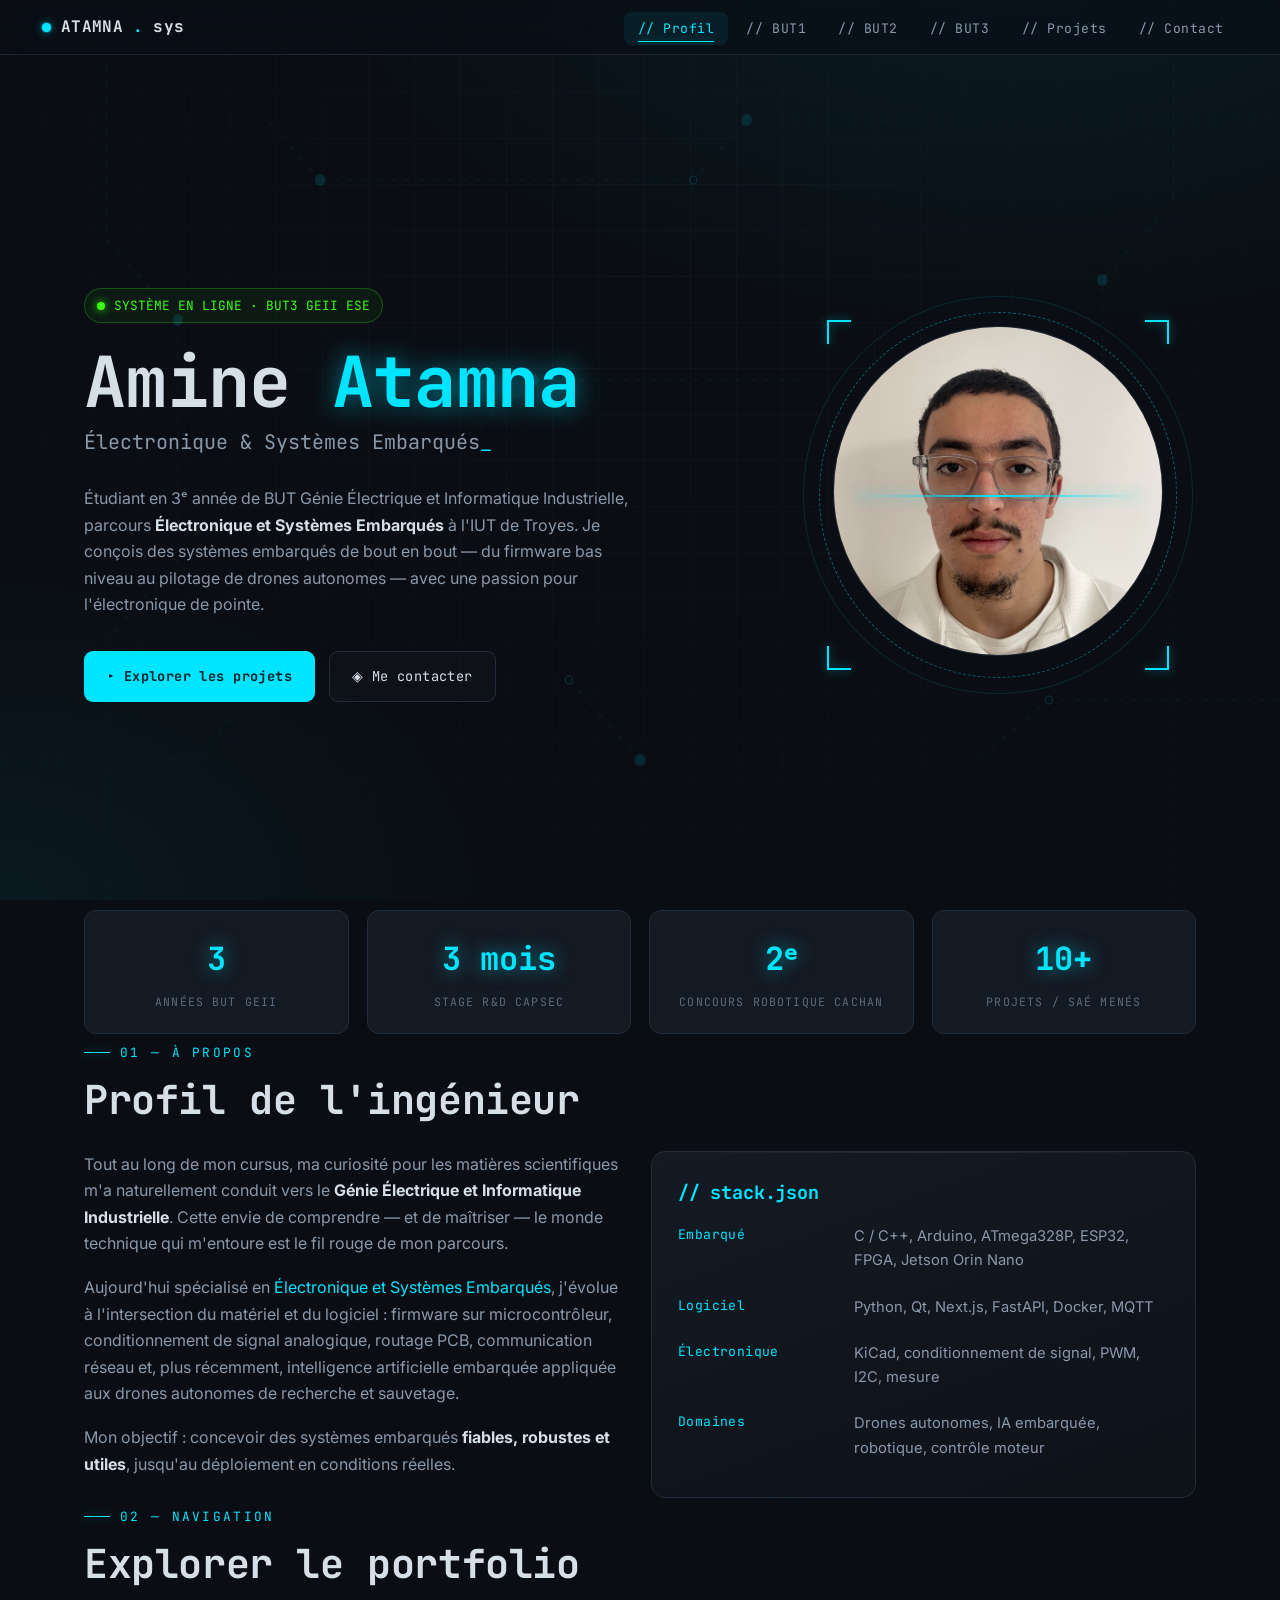
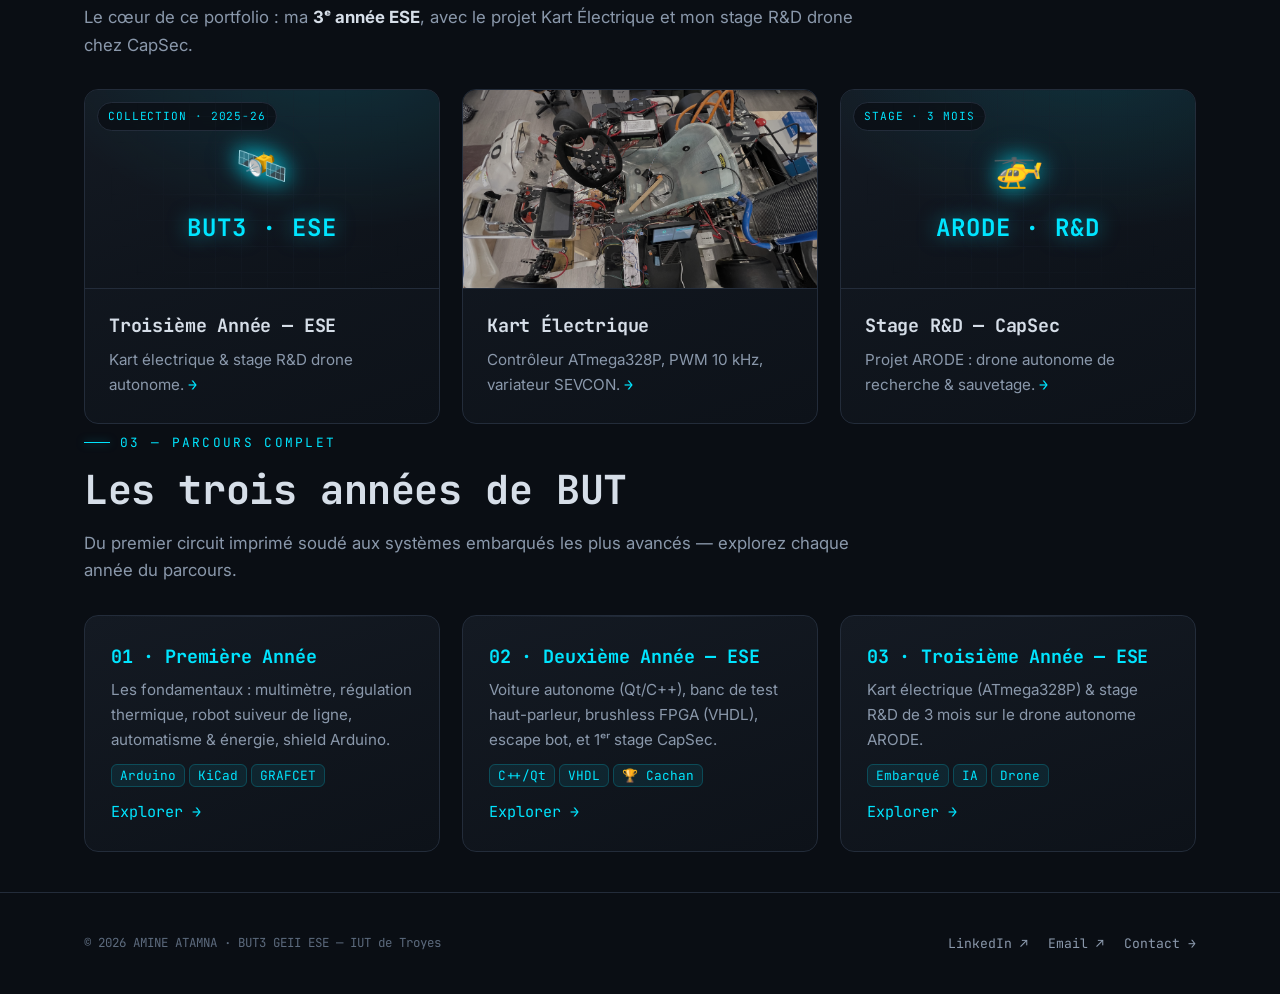
<file: index.html>
<!doctype html>
<html lang="fr">
<head>
  <meta charset="utf-8">
  <meta name="viewport" content="width=device-width, initial-scale=1">
  <title>AMINE ATAMNA · Portfolio — GEII / Électronique & Systèmes Embarqués</title>
  <meta name="description" content="Portfolio d'Amine Atamna, étudiant en BUT3 GEII parcours Électronique et Systèmes Embarqués. Drones autonomes, systèmes embarqués, conception PCB.">
  <link rel="preconnect" href="https://fonts.googleapis.com">
  <link rel="preconnect" href="https://fonts.gstatic.com" crossorigin>
  <link href="https://fonts.googleapis.com/css2?family=Inter:wght@400;500;600;700&family=JetBrains+Mono:wght@400;500;700&display=swap" rel="stylesheet">
  <link rel="stylesheet" href="assets/css/style.css">
</head>
<body>
  <div class="scroll-prog"></div>
  <div class="pcb-bg"></div>
  <svg class="pcb-svg" preserveAspectRatio="none" viewBox="0 0 1440 900" aria-hidden="true">
    <path class="pcb-trace" d="M0 120 H300 L360 180 H780 L840 120 H1440"/>
    <path class="pcb-trace" d="M0 760 H220 L300 680 H640 L720 760 H1100 L1180 700 H1440"/>
    <path class="pcb-trace" d="M120 0 V240 L200 320 V560 L120 640 V900"/>
    <path class="pcb-trace" d="M1320 0 V200 L1240 280 V520 L1320 600 V900"/>
    <path class="pcb-trace" d="M0 440 H520 L600 380 H900"/>
    <circle class="pcb-pad" cx="360" cy="180" r="6"/>
    <circle class="pcb-pad" cx="840" cy="120" r="6"/>
    <circle class="pcb-pad" cx="300" cy="680" r="6"/>
    <circle class="pcb-pad" cx="720" cy="760" r="6"/>
    <circle class="pcb-pad" cx="200" cy="320" r="6"/>
    <circle class="pcb-pad" cx="1240" cy="280" r="6"/>
    <circle class="pcb-pad" cx="600" cy="380" r="6"/>
    <circle class="pcb-via" cx="780" cy="180" r="4"/>
    <circle class="pcb-via" cx="640" cy="680" r="4"/>
    <circle class="pcb-via" cx="1180" cy="700" r="4"/>
  </svg>

  <!-- NAV -->
  <nav class="nav">
    <a href="index.html" class="brand"><span class="dot"></span>ATAMNA<b>.</b>sys</a>
    <button class="nav-toggle" aria-label="Menu">≡</button>
    <ul class="nav-links">
      <li><a href="index.html" class="active">// Profil</a></li>
      <li><a href="but1.html">// BUT1</a></li>
      <li><a href="but2.html">// BUT2</a></li>
      <li><a href="but3-ese.html">// BUT3</a></li>
      <li><a href="projets.html">// Projets</a></li>
      <li><a href="contact.html">// Contact</a></li>
    </ul>
  </nav>

  <!-- HERO -->
  <header class="hero wrap">
    <div class="hero-grid">
      <div>
        <div class="hero-status reveal"><span class="pulse-dot"></span>SYSTÈME EN LIGNE · BUT3 GEII ESE</div>
        <h1 class="reveal d1">Amine <span class="accent">Atamna</span></h1>
        <p class="role reveal d1"><span data-typewriter='["Électronique & Systèmes Embarqués","Développement logiciel embarqué","Drones autonomes & IA","Conception & routage PCB"]'>Électronique & Systèmes Embarqués</span></p>
        <p class="intro reveal d2">Étudiant en 3ᵉ année de BUT Génie Électrique et Informatique Industrielle, parcours <strong style="color:var(--txt)">Électronique et Systèmes Embarqués</strong> à l'IUT de Troyes. Je conçois des systèmes embarqués de bout en bout — du firmware bas niveau au pilotage de drones autonomes — avec une passion pour l'électronique de pointe.</p>
        <div class="hero-cta reveal d3">
          <a href="projets.html" class="btn btn-primary">▸ Explorer les projets</a>
          <a href="contact.html" class="btn btn-ghost">◈ Me contacter</a>
        </div>
      </div>
      <div class="hud-portrait reveal d2">
        <span class="ring"></span><span class="ring two"></span>
        <span class="corner tl"></span><span class="corner tr"></span>
        <span class="corner bl"></span><span class="corner br"></span>
        <span class="scan"></span>
        <img src="medias/profil.png" alt="Portrait d'Amine Atamna">
      </div>
    </div>
  </header>

  <!-- TELEMETRY -->
  <section class="wrap" style="padding-top:10px">
    <div class="telemetry">
      <div class="stat reveal"><div class="num"><span data-count="3" data-suffix="">0</span></div><div class="label">Années BUT GEII</div></div>
      <div class="stat reveal d1"><div class="num"><span data-count="3" data-suffix=" mois">0</span></div><div class="label">Stage R&D CapSec</div></div>
      <div class="stat reveal d2"><div class="num"><span data-count="2" data-suffix="ᵉ">0</span></div><div class="label">Concours robotique Cachan</div></div>
      <div class="stat reveal d3"><div class="num"><span data-count="10" data-suffix="+">0</span></div><div class="label">Projets / SAÉ menés</div></div>
    </div>
  </section>

  <!-- ABOUT -->
  <section class="wrap">
    <div class="section-tag reveal">01 — À propos</div>
    <h2 class="section-title reveal">Profil de l'ingénieur</h2>
    <div class="grid grid-2" style="margin-top:28px; align-items:start">
      <div class="prose reveal">
        <p>Tout au long de mon cursus, ma curiosité pour les matières scientifiques m'a naturellement conduit vers le <strong>Génie Électrique et Informatique Industrielle</strong>. Cette envie de comprendre — et de maîtriser — le monde technique qui m'entoure est le fil rouge de mon parcours.</p>
        <p>Aujourd'hui spécialisé en <span class="em">Électronique et Systèmes Embarqués</span>, j'évolue à l'intersection du matériel et du logiciel : firmware sur microcontrôleur, conditionnement de signal analogique, routage PCB, communication réseau et, plus récemment, intelligence artificielle embarquée appliquée aux drones autonomes de recherche et sauvetage.</p>
        <p>Mon objectif : concevoir des systèmes embarqués <strong>fiables, robustes et utiles</strong>, jusqu'au déploiement en conditions réelles.</p>
      </div>
      <div class="card reveal d1">
        <span class="hud-corner tl"></span><span class="hud-corner br"></span>
        <h3 style="color:var(--accent)">// stack.json</h3>
        <ul class="spec-list" style="border:0; background:transparent; gap:0">
          <li style="grid-template-columns:160px 1fr; padding:11px 0; background:transparent"><span class="k">Embarqué</span><span class="v">C / C++, Arduino, ATmega328P, ESP32, FPGA, Jetson Orin Nano</span></li>
          <li style="grid-template-columns:160px 1fr; padding:11px 0; background:transparent"><span class="k">Logiciel</span><span class="v">Python, Qt, Next.js, FastAPI, Docker, MQTT</span></li>
          <li style="grid-template-columns:160px 1fr; padding:11px 0; background:transparent"><span class="k">Électronique</span><span class="v">KiCad, conditionnement de signal, PWM, I2C, mesure</span></li>
          <li style="grid-template-columns:160px 1fr; padding:11px 0; background:transparent"><span class="k">Domaines</span><span class="v">Drones autonomes, IA embarquée, robotique, contrôle moteur</span></li>
        </ul>
      </div>
    </div>
  </section>

  <!-- COLLECTIONS / NAV CARDS -->
  <section class="wrap">
    <div class="section-tag reveal">02 — Navigation</div>
    <h2 class="section-title reveal">Explorer le portfolio</h2>
    <p class="lead reveal">Le cœur de ce portfolio : ma <strong style="color:var(--txt)">3ᵉ année ESE</strong>, avec le projet Kart Électrique et mon stage R&D drone chez CapSec.</p>
    <div class="grid grid-3" style="margin-top:30px">
      <a href="but3-ese.html" class="card proj-card reveal">
        <div class="proj-thumb diagram"><span class="proj-badge">COLLECTION · 2025-26</span>
          <span class="glyph"><span class="ico">🛰️</span>BUT3 · ESE</span>
        </div>
        <div class="proj-body"><h3>Troisième Année — ESE</h3><p>Kart électrique &amp; stage R&D drone autonome. <span class="arrow">→</span></p></div>
      </a>
      <a href="projet-kart.html" class="card proj-card reveal d1">
        <div class="proj-thumb"><div class="scanline"></div><span class="proj-badge">SAÉ · S6</span>
          <img src="medias/IMG_4202 (1).jpeg" alt="Kart électrique">
        </div>
        <div class="proj-body"><h3>Kart Électrique</h3><p>Contrôleur ATmega328P, PWM 10 kHz, variateur SEVCON. <span class="arrow">→</span></p></div>
      </a>
      <a href="projet-stage.html" class="card proj-card reveal d2">
        <div class="proj-thumb diagram"><span class="proj-badge">STAGE · 3 MOIS</span>
          <span class="glyph"><span class="ico">🚁</span>ARODE · R&D</span>
        </div>
        <div class="proj-body"><h3>Stage R&D — CapSec</h3><p>Projet ARODE : drone autonome de recherche &amp; sauvetage. <span class="arrow">→</span></p></div>
      </a>
    </div>
  </section>

  <!-- PARCOURS PAR ANNÉE -->
  <section class="wrap" style="padding-top:0">
    <div class="section-tag reveal">03 — Parcours complet</div>
    <h2 class="section-title reveal">Les trois années de BUT</h2>
    <p class="lead reveal">Du premier circuit imprimé soudé aux systèmes embarqués les plus avancés — explorez chaque année du parcours.</p>
    <div class="grid grid-3" style="margin-top:30px">
      <a href="but1.html" class="card reveal" style="text-decoration:none; color:inherit"><span class="hud-corner tl"></span><span class="hud-corner br"></span>
        <h3 style="color:var(--accent)">01 · Première Année</h3>
        <p style="margin-bottom:10px">Les fondamentaux : multimètre, régulation thermique, robot suiveur de ligne, automatisme &amp; énergie, shield Arduino.</p>
        <p><span class="chip">Arduino</span> <span class="chip">KiCad</span> <span class="chip">GRAFCET</span></p>
        <p style="margin-top:12px; font-family:var(--mono); color:var(--accent)">Explorer →</p></a>
      <a href="but2.html" class="card reveal d1" style="text-decoration:none; color:inherit"><span class="hud-corner tl"></span><span class="hud-corner br"></span>
        <h3 style="color:var(--accent)">02 · Deuxième Année — ESE</h3>
        <p style="margin-bottom:10px">Voiture autonome (Qt/C++), banc de test haut-parleur, brushless FPGA (VHDL), escape bot, et 1ᵉʳ stage CapSec.</p>
        <p><span class="chip">C++/Qt</span> <span class="chip">VHDL</span> <span class="chip">🏆 Cachan</span></p>
        <p style="margin-top:12px; font-family:var(--mono); color:var(--accent)">Explorer →</p></a>
      <a href="but3-ese.html" class="card reveal d2" style="text-decoration:none; color:inherit"><span class="hud-corner tl"></span><span class="hud-corner br"></span>
        <h3 style="color:var(--accent)">03 · Troisième Année — ESE</h3>
        <p style="margin-bottom:10px">Kart électrique (ATmega328P) &amp; stage R&D de 3 mois sur le drone autonome ARODE.</p>
        <p><span class="chip">Embarqué</span> <span class="chip">IA</span> <span class="chip">Drone</span></p>
        <p style="margin-top:12px; font-family:var(--mono); color:var(--accent)">Explorer →</p></a>
    </div>
  </section>

  <footer class="footer">
    <div class="wrap">
      <div class="meta">© 2026 AMINE ATAMNA · BUT3 GEII ESE — IUT de Troyes</div>
      <div style="display:flex; gap:20px">
        <a href="https://www.linkedin.com/in/amineatamna/" target="_blank" rel="noopener">LinkedIn ↗</a>
        <a href="mailto:amine.atamna@etudiant.univ-reims.fr">Email ↗</a>
        <a href="contact.html">Contact →</a>
      </div>
    </div>
  </footer>
  <script src="assets/js/app.js"></script>
</body>
</html>
</file>
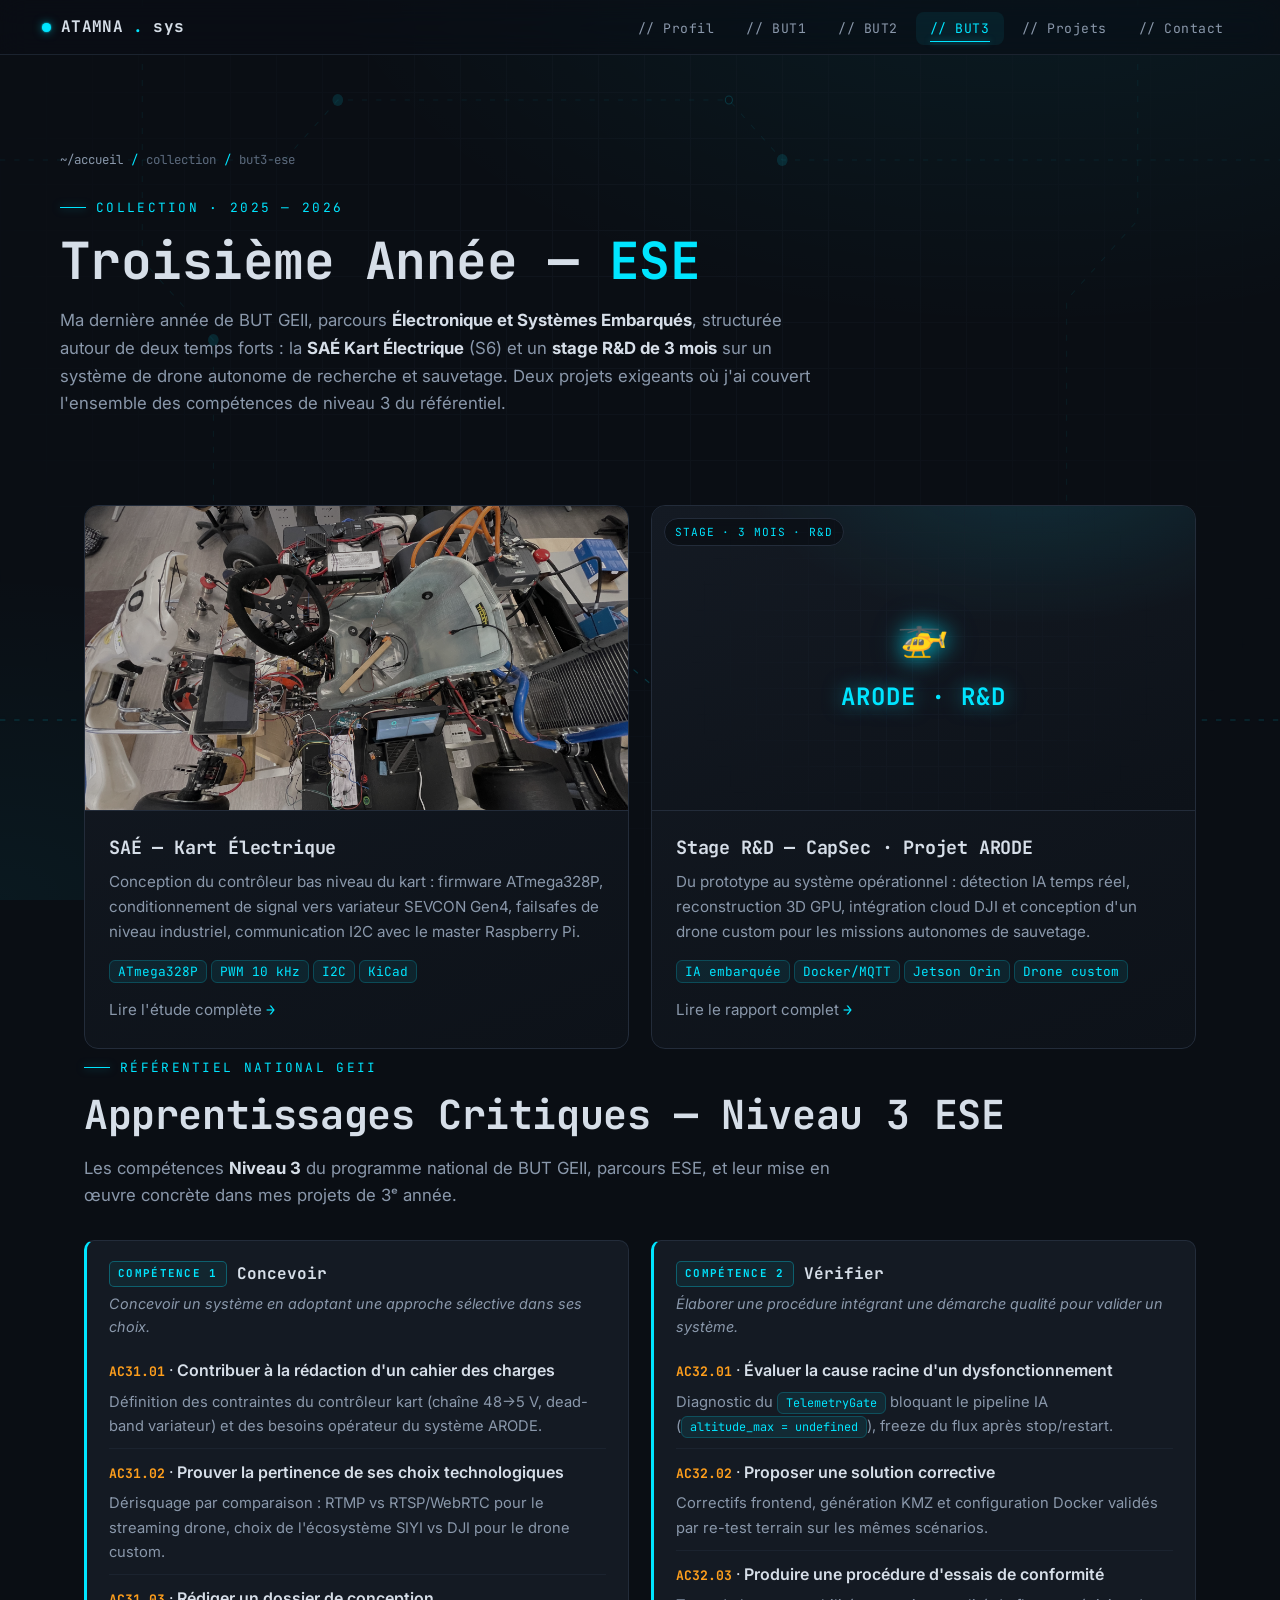
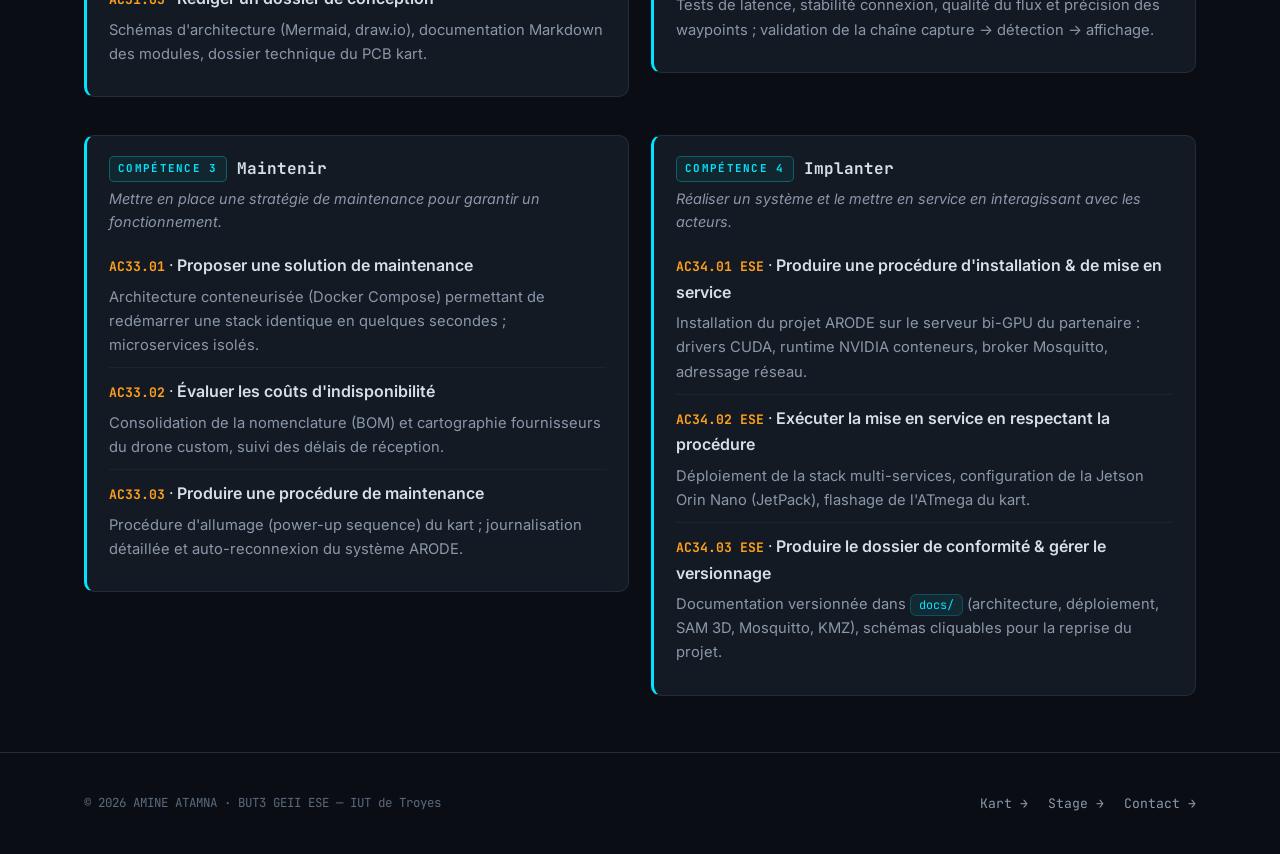
<file: but3-ese.html>
<!doctype html>
<html lang="fr">
<head>
  <meta charset="utf-8">
  <meta name="viewport" content="width=device-width, initial-scale=1">
  <title>Troisième Année — ESE · Amine Atamna</title>
  <meta name="description" content="Collection BUT3 GEII parcours Électronique et Systèmes Embarqués : projet Kart électrique et stage R&D drone autonome CapSec, articulés autour des apprentissages critiques de niveau 3.">
  <link rel="preconnect" href="https://fonts.googleapis.com">
  <link rel="preconnect" href="https://fonts.gstatic.com" crossorigin>
  <link href="https://fonts.googleapis.com/css2?family=Inter:wght@400;500;600;700&family=JetBrains+Mono:wght@400;500;700&display=swap" rel="stylesheet">
  <link rel="stylesheet" href="assets/css/style.css">
</head>
<body>
  <div class="scroll-prog"></div>
  <div class="pcb-bg"></div>
  <svg class="pcb-svg" preserveAspectRatio="none" viewBox="0 0 1440 900" aria-hidden="true">
    <path class="pcb-trace" d="M0 160 H320 L380 100 H820 L880 160 H1440"/>
    <path class="pcb-trace" d="M0 720 H260 L340 660 H700 L780 720 H1440"/>
    <path class="pcb-trace" d="M160 0 V260 L240 340 V600"/>
    <path class="pcb-trace" d="M1280 0 V220 L1200 300 V560"/>
    <circle class="pcb-pad" cx="380" cy="100" r="6"/><circle class="pcb-pad" cx="880" cy="160" r="6"/>
    <circle class="pcb-pad" cx="340" cy="660" r="6"/><circle class="pcb-pad" cx="240" cy="340" r="6"/>
    <circle class="pcb-via" cx="820" cy="100" r="4"/><circle class="pcb-via" cx="700" cy="660" r="4"/>
  </svg>

  <nav class="nav">
    <a href="index.html" class="brand"><span class="dot"></span>ATAMNA<b>.</b>sys</a>
    <button class="nav-toggle" aria-label="Menu">≡</button>
    <ul class="nav-links">
      <li><a href="index.html">// Profil</a></li>
      <li><a href="but1.html">// BUT1</a></li>
      <li><a href="but2.html">// BUT2</a></li>
      <li><a href="but3-ese.html" class="active">// BUT3</a></li>
      <li><a href="projets.html">// Projets</a></li>
      <li><a href="contact.html">// Contact</a></li>
    </ul>
  </nav>

  <header class="page-head wrap">
    <div class="breadcrumb reveal"><a href="index.html">~/accueil</a><span class="sep">/</span>collection<span class="sep">/</span>but3-ese</div>
    <div class="section-tag reveal">Collection · 2025 — 2026</div>
    <h1 class="reveal d1">Troisième Année — <span class="accent">ESE</span></h1>
    <p class="lead reveal d2">Ma dernière année de BUT GEII, parcours <strong style="color:var(--txt)">Électronique et Systèmes Embarqués</strong>, structurée autour de deux temps forts : la <strong style="color:var(--txt)">SAÉ Kart Électrique</strong> (S6) et un <strong style="color:var(--txt)">stage R&D de 3 mois</strong> sur un système de drone autonome de recherche et sauvetage. Deux projets exigeants où j'ai couvert l'ensemble des compétences de <span class="em">niveau 3</span> du référentiel.</p>
  </header>

  <!-- Projects -->
  <section class="wrap" style="padding-top:20px">
    <div class="grid grid-2">
      <a href="projet-kart.html" class="card proj-card reveal">
        <div class="proj-thumb"><div class="scanline"></div>
          <span class="proj-badge">SAÉ · S6 · CONCEVOIR</span>
          <img src="medias/IMG_4202 (1).jpeg" alt="Kart électrique">
        </div>
        <div class="proj-body">
          <h3>SAÉ — Kart Électrique</h3>
          <p style="margin-bottom:14px">Conception du contrôleur bas niveau du kart : firmware ATmega328P, conditionnement de signal vers variateur SEVCON Gen4, failsafes de niveau industriel, communication I2C avec le master Raspberry Pi.</p>
          <p><span class="chip">ATmega328P</span> <span class="chip">PWM 10 kHz</span> <span class="chip">I2C</span> <span class="chip">KiCad</span></p>
          <p style="margin-top:14px">Lire l'étude complète <span class="arrow">→</span></p>
        </div>
      </a>
      <a href="projet-stage.html" class="card proj-card reveal d1">
        <div class="proj-thumb diagram">
          <span class="proj-badge">STAGE · 3 MOIS · R&D</span>
          <span class="glyph"><span class="ico">🚁</span>ARODE · R&D</span>
        </div>
        <div class="proj-body">
          <h3>Stage R&D — CapSec · Projet ARODE</h3>
          <p style="margin-bottom:14px">Du prototype au système opérationnel : détection IA temps réel, reconstruction 3D GPU, intégration cloud DJI et conception d'un drone custom pour les missions autonomes de sauvetage.</p>
          <p><span class="chip">IA embarquée</span> <span class="chip">Docker/MQTT</span> <span class="chip">Jetson Orin</span> <span class="chip">Drone custom</span></p>
          <p style="margin-top:14px">Lire le rapport complet <span class="arrow">→</span></p>
        </div>
      </a>
    </div>
  </section>

  <!-- AC Referential -->
  <section class="wrap">
    <div class="section-tag reveal">Référentiel national GEII</div>
    <h2 class="section-title reveal">Apprentissages Critiques — Niveau 3 ESE</h2>
    <p class="lead reveal">Les compétences <strong style="color:var(--txt)">Niveau 3</strong> du programme national de BUT GEII, parcours ESE, et leur mise en œuvre concrète dans mes projets de 3ᵉ année.</p>

    <div class="grid grid-2" style="margin-top:30px; align-items:start">
      <div class="ac-block reveal">
        <h4><span class="comp">Compétence 1</span> Concevoir</h4>
        <p style="color:var(--txt-dim); font-size:.9rem; margin:0 0 8px"><em>Concevoir un système en adoptant une approche sélective dans ses choix.</em></p>
        <div class="ac-item"><span class="code">AC31.01</span> · <span class="title">Contribuer à la rédaction d'un cahier des charges</span>
          <p>Définition des contraintes du contrôleur kart (chaîne 48→5 V, dead-band variateur) et des besoins opérateur du système ARODE.</p></div>
        <div class="ac-item"><span class="code">AC31.02</span> · <span class="title">Prouver la pertinence de ses choix technologiques</span>
          <p>Dérisquage par comparaison : RTMP vs RTSP/WebRTC pour le streaming drone, choix de l'écosystème SIYI vs DJI pour le drone custom.</p></div>
        <div class="ac-item"><span class="code">AC31.03</span> · <span class="title">Rédiger un dossier de conception</span>
          <p>Schémas d'architecture (Mermaid, draw.io), documentation Markdown des modules, dossier technique du PCB kart.</p></div>
      </div>

      <div class="ac-block reveal d1">
        <h4><span class="comp">Compétence 2</span> Vérifier</h4>
        <p style="color:var(--txt-dim); font-size:.9rem; margin:0 0 8px"><em>Élaborer une procédure intégrant une démarche qualité pour valider un système.</em></p>
        <div class="ac-item"><span class="code">AC32.01</span> · <span class="title">Évaluer la cause racine d'un dysfonctionnement</span>
          <p>Diagnostic du <code class="chip" style="font-size:.74rem">TelemetryGate</code> bloquant le pipeline IA (<code class="chip" style="font-size:.74rem">altitude_max = undefined</code>), freeze du flux après stop/restart.</p></div>
        <div class="ac-item"><span class="code">AC32.02</span> · <span class="title">Proposer une solution corrective</span>
          <p>Correctifs frontend, génération KMZ et configuration Docker validés par re-test terrain sur les mêmes scénarios.</p></div>
        <div class="ac-item"><span class="code">AC32.03</span> · <span class="title">Produire une procédure d'essais de conformité</span>
          <p>Tests de latence, stabilité connexion, qualité du flux et précision des waypoints ; validation de la chaîne capture → détection → affichage.</p></div>
      </div>

      <div class="ac-block reveal">
        <h4><span class="comp">Compétence 3</span> Maintenir</h4>
        <p style="color:var(--txt-dim); font-size:.9rem; margin:0 0 8px"><em>Mettre en place une stratégie de maintenance pour garantir un fonctionnement.</em></p>
        <div class="ac-item"><span class="code">AC33.01</span> · <span class="title">Proposer une solution de maintenance</span>
          <p>Architecture conteneurisée (Docker Compose) permettant de redémarrer une stack identique en quelques secondes ; microservices isolés.</p></div>
        <div class="ac-item"><span class="code">AC33.02</span> · <span class="title">Évaluer les coûts d'indisponibilité</span>
          <p>Consolidation de la nomenclature (BOM) et cartographie fournisseurs du drone custom, suivi des délais de réception.</p></div>
        <div class="ac-item"><span class="code">AC33.03</span> · <span class="title">Produire une procédure de maintenance</span>
          <p>Procédure d'allumage (power-up sequence) du kart ; journalisation détaillée et auto-reconnexion du système ARODE.</p></div>
      </div>

      <div class="ac-block reveal d1">
        <h4><span class="comp">Compétence 4</span> Implanter</h4>
        <p style="color:var(--txt-dim); font-size:.9rem; margin:0 0 8px"><em>Réaliser un système et le mettre en service en interagissant avec les acteurs.</em></p>
        <div class="ac-item"><span class="code">AC34.01 ESE</span> · <span class="title">Produire une procédure d'installation &amp; de mise en service</span>
          <p>Installation du projet ARODE sur le serveur bi-GPU du partenaire : drivers CUDA, runtime NVIDIA conteneurs, broker Mosquitto, adressage réseau.</p></div>
        <div class="ac-item"><span class="code">AC34.02 ESE</span> · <span class="title">Exécuter la mise en service en respectant la procédure</span>
          <p>Déploiement de la stack multi-services, configuration de la Jetson Orin Nano (JetPack), flashage de l'ATmega du kart.</p></div>
        <div class="ac-item"><span class="code">AC34.03 ESE</span> · <span class="title">Produire le dossier de conformité &amp; gérer le versionnage</span>
          <p>Documentation versionnée dans <code class="chip" style="font-size:.74rem">docs/</code> (architecture, déploiement, SAM 3D, Mosquitto, KMZ), schémas cliquables pour la reprise du projet.</p></div>
      </div>
    </div>
  </section>

  <footer class="footer">
    <div class="wrap">
      <div class="meta">© 2026 AMINE ATAMNA · BUT3 GEII ESE — IUT de Troyes</div>
      <div style="display:flex; gap:20px">
        <a href="projet-kart.html">Kart →</a>
        <a href="projet-stage.html">Stage →</a>
        <a href="contact.html">Contact →</a>
      </div>
    </div>
  </footer>
  <script src="assets/js/app.js"></script>
</body>
</html>
</file>
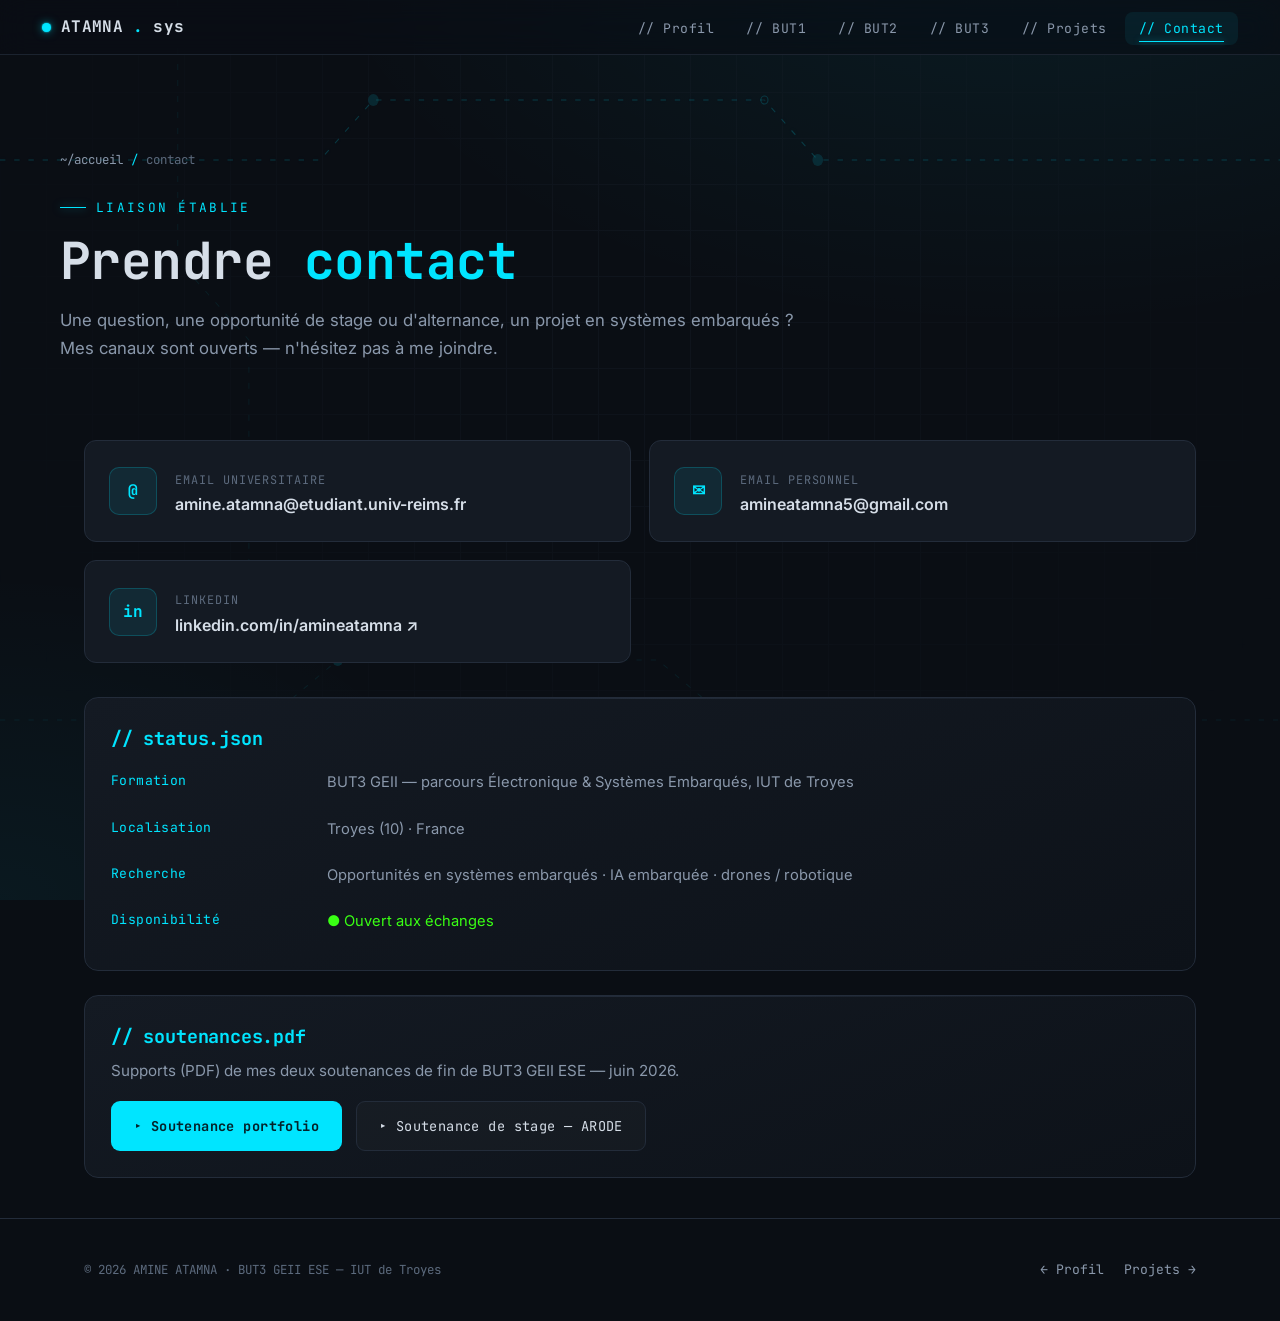
<file: contact.html>
<!doctype html>
<html lang="fr">
<head>
  <meta charset="utf-8">
  <meta name="viewport" content="width=device-width, initial-scale=1">
  <title>Contact · Amine Atamna</title>
  <meta name="description" content="Contacter Amine Atamna — étudiant BUT3 GEII ESE, passionné de systèmes embarqués et de drones autonomes.">
  <link rel="preconnect" href="https://fonts.googleapis.com">
  <link rel="preconnect" href="https://fonts.gstatic.com" crossorigin>
  <link href="https://fonts.googleapis.com/css2?family=Inter:wght@400;500;600;700&family=JetBrains+Mono:wght@400;500;700&display=swap" rel="stylesheet">
  <link rel="stylesheet" href="assets/css/style.css">
</head>
<body>
  <div class="scroll-prog"></div>
  <div class="pcb-bg"></div>
  <svg class="pcb-svg" preserveAspectRatio="none" viewBox="0 0 1440 900" aria-hidden="true">
    <path class="pcb-trace" d="M0 160 H360 L420 100 H860 L920 160 H1440"/>
    <path class="pcb-trace" d="M0 720 H300 L380 660 H740 L820 720 H1440"/>
    <path class="pcb-trace" d="M200 0 V260 L280 340 V600"/>
    <circle class="pcb-pad" cx="420" cy="100" r="6"/><circle class="pcb-pad" cx="920" cy="160" r="6"/>
    <circle class="pcb-pad" cx="380" cy="660" r="6"/>
    <circle class="pcb-via" cx="860" cy="100" r="4"/>
  </svg>

  <nav class="nav">
    <a href="index.html" class="brand"><span class="dot"></span>ATAMNA<b>.</b>sys</a>
    <button class="nav-toggle" aria-label="Menu">≡</button>
    <ul class="nav-links">
      <li><a href="index.html">// Profil</a></li>
      <li><a href="but1.html">// BUT1</a></li>
      <li><a href="but2.html">// BUT2</a></li>
      <li><a href="but3-ese.html">// BUT3</a></li>
      <li><a href="projets.html">// Projets</a></li>
      <li><a href="contact.html" class="active">// Contact</a></li>
    </ul>
  </nav>

  <header class="page-head wrap">
    <div class="breadcrumb reveal"><a href="index.html">~/accueil</a><span class="sep">/</span>contact</div>
    <div class="section-tag reveal">Liaison établie</div>
    <h1 class="reveal d1">Prendre <span class="accent">contact</span></h1>
    <p class="lead reveal d2">Une question, une opportunité de stage ou d'alternance, un projet en systèmes embarqués ? Mes canaux sont ouverts — n'hésitez pas à me joindre.</p>
  </header>

  <section class="wrap" style="padding-top:10px">
    <div class="contact-grid">
      <a class="contact-card reveal" href="mailto:amine.atamna@etudiant.univ-reims.fr">
        <span class="ic">@</span>
        <span><span class="t">Email universitaire</span><br><span class="v">amine.atamna@etudiant.univ-reims.fr</span></span>
      </a>
      <a class="contact-card reveal d1" href="mailto:amineatamna5@gmail.com">
        <span class="ic">✉</span>
        <span><span class="t">Email personnel</span><br><span class="v">amineatamna5@gmail.com</span></span>
      </a>
      <a class="contact-card reveal" href="https://www.linkedin.com/in/amineatamna/" target="_blank" rel="noopener">
        <span class="ic">in</span>
        <span><span class="t">LinkedIn</span><br><span class="v">linkedin.com/in/amineatamna ↗</span></span>
      </a>
    </div>

    <div class="card reveal" style="margin-top:34px">
      <span class="hud-corner tl"></span><span class="hud-corner br"></span>
      <h3 style="color:var(--accent)">// status.json</h3>
      <ul class="spec-list" style="border:0; background:transparent; gap:0">
        <li style="grid-template-columns:200px 1fr; padding:11px 0; background:transparent"><span class="k">Formation</span><span class="v">BUT3 GEII — parcours Électronique &amp; Systèmes Embarqués, IUT de Troyes</span></li>
        <li style="grid-template-columns:200px 1fr; padding:11px 0; background:transparent"><span class="k">Localisation</span><span class="v">Troyes (10) · France</span></li>
        <li style="grid-template-columns:200px 1fr; padding:11px 0; background:transparent"><span class="k">Recherche</span><span class="v">Opportunités en systèmes embarqués · IA embarquée · drones / robotique</span></li>
        <li style="grid-template-columns:200px 1fr; padding:11px 0; background:transparent"><span class="k">Disponibilité</span><span class="v"><span style="color:var(--green)">● Ouvert aux échanges</span></span></li>
      </ul>
    </div>

    <div class="card reveal" style="margin-top:24px">
      <span class="hud-corner tl"></span><span class="hud-corner br"></span>
      <h3 style="color:var(--accent)">// soutenances.pdf</h3>
      <p style="color:var(--txt-dim); margin:6px 0 18px">Supports (PDF) de mes deux soutenances de fin de BUT3 GEII ESE — juin 2026.</p>
      <div style="display:flex; gap:14px; flex-wrap:wrap">
        <a href="medias/Soutenance_Portfolio_ATAMNA_Amine.pdf" target="_blank" rel="noopener" class="btn btn-primary">▸ Soutenance portfolio</a>
        <a href="medias/Soutenance_Stage_ATAMNA_Amine.pdf" target="_blank" rel="noopener" class="btn btn-ghost">▸ Soutenance de stage — ARODE</a>
      </div>
    </div>
  </section>

  <footer class="footer">
    <div class="wrap">
      <div class="meta">© 2026 AMINE ATAMNA · BUT3 GEII ESE — IUT de Troyes</div>
      <div style="display:flex; gap:20px">
        <a href="index.html">← Profil</a>
        <a href="projets.html">Projets →</a>
      </div>
    </div>
  </footer>
  <script src="assets/js/app.js"></script>
</body>
</html>
</file>
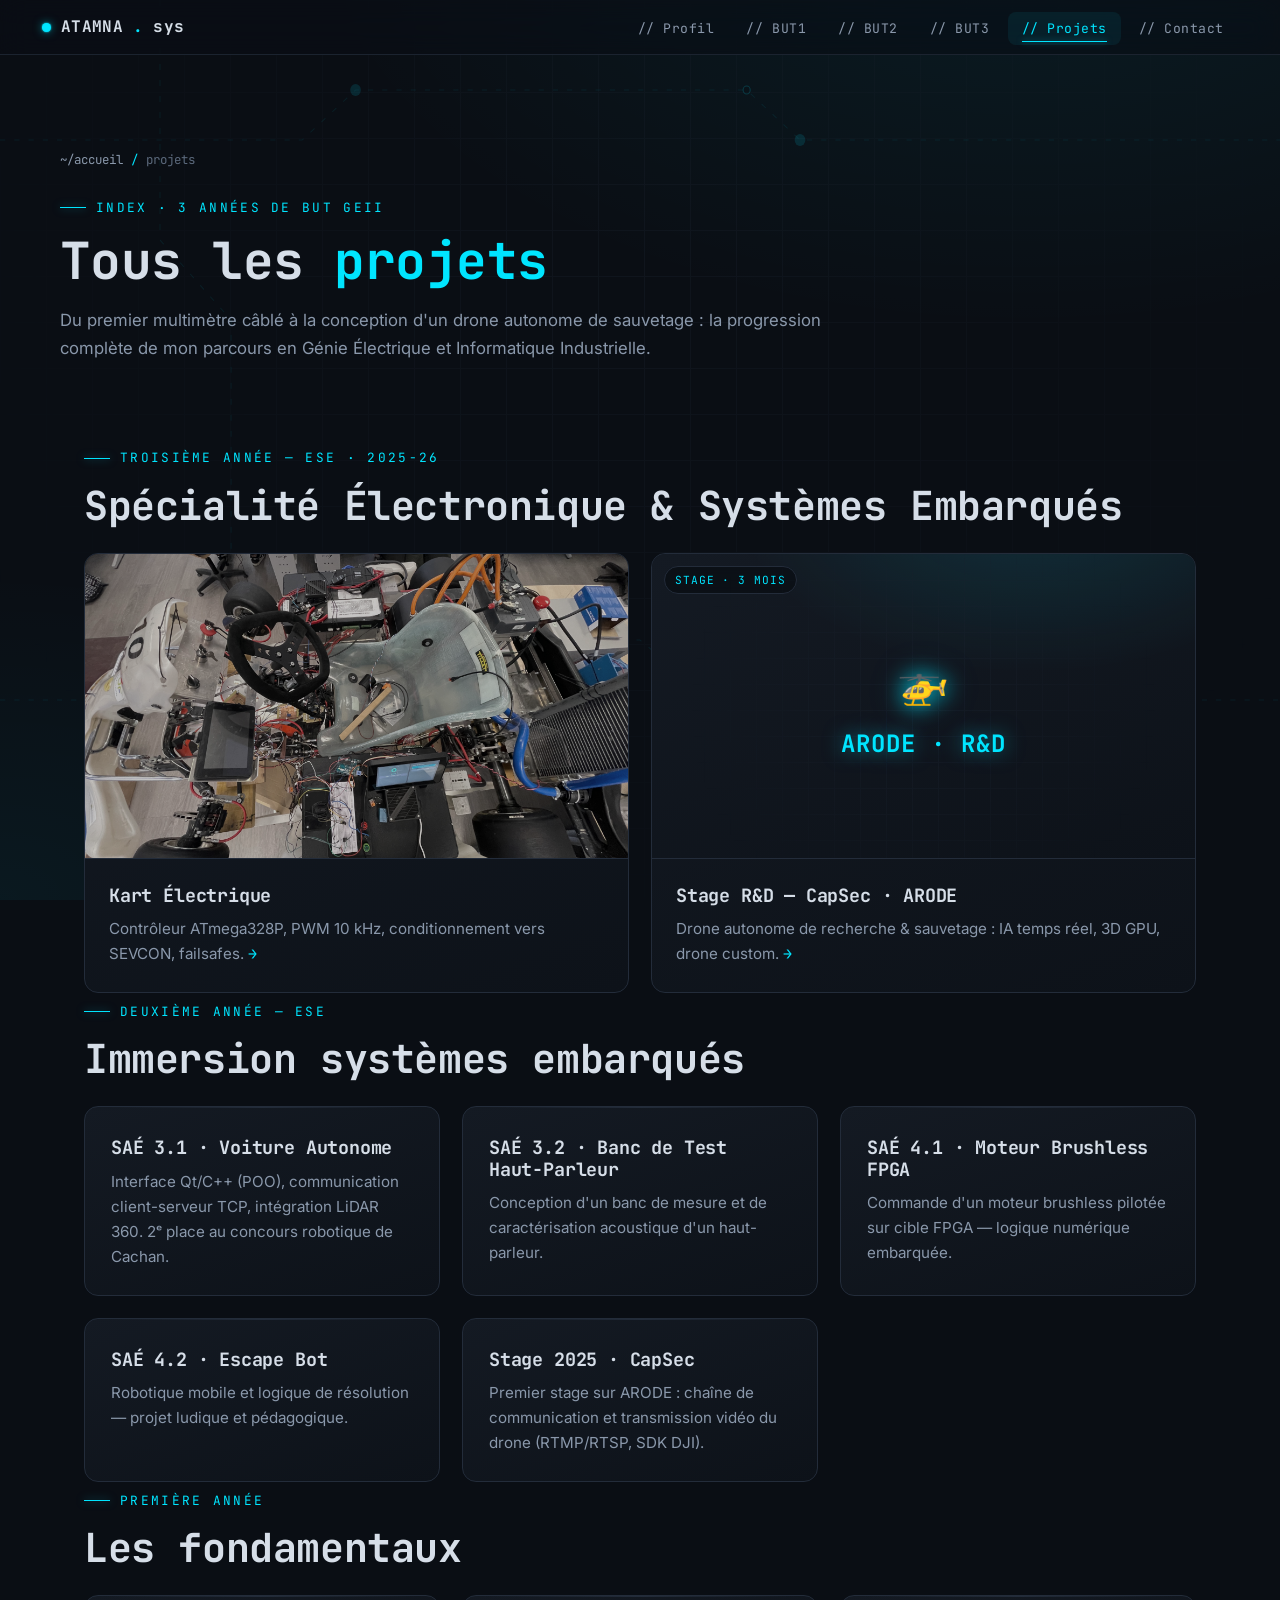
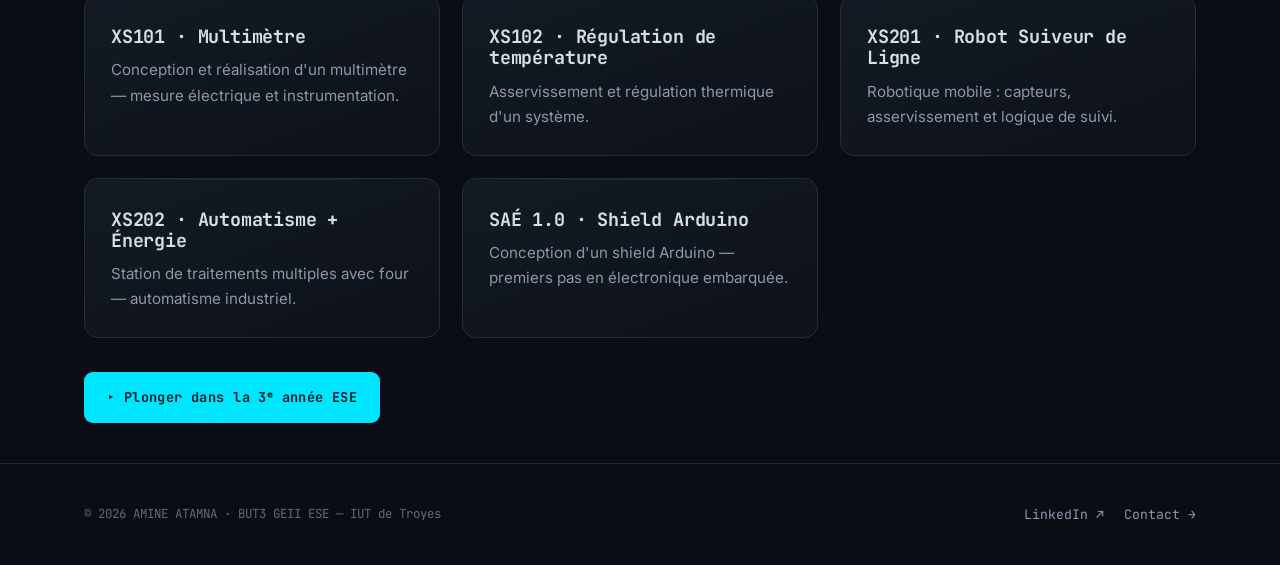
<file: projets.html>
<!doctype html>
<html lang="fr">
<head>
  <meta charset="utf-8">
  <meta name="viewport" content="width=device-width, initial-scale=1">
  <title>Projets · Amine Atamna</title>
  <meta name="description" content="Tous les projets et SAÉ d'Amine Atamna sur les trois années de BUT GEII : du multimètre à la conception de drone autonome.">
  <link rel="preconnect" href="https://fonts.googleapis.com">
  <link rel="preconnect" href="https://fonts.gstatic.com" crossorigin>
  <link href="https://fonts.googleapis.com/css2?family=Inter:wght@400;500;600;700&family=JetBrains+Mono:wght@400;500;700&display=swap" rel="stylesheet">
  <link rel="stylesheet" href="assets/css/style.css">
</head>
<body>
  <div class="scroll-prog"></div>
  <div class="pcb-bg"></div>
  <svg class="pcb-svg" preserveAspectRatio="none" viewBox="0 0 1440 900" aria-hidden="true">
    <path class="pcb-trace" d="M0 140 H340 L400 90 H840 L900 140 H1440"/>
    <path class="pcb-trace" d="M0 700 H280 L360 640 H720 L800 700 H1440"/>
    <path class="pcb-trace" d="M180 0 V240 L260 320 V580"/>
    <circle class="pcb-pad" cx="400" cy="90" r="6"/><circle class="pcb-pad" cx="900" cy="140" r="6"/>
    <circle class="pcb-pad" cx="360" cy="640" r="6"/>
    <circle class="pcb-via" cx="840" cy="90" r="4"/>
  </svg>

  <nav class="nav">
    <a href="index.html" class="brand"><span class="dot"></span>ATAMNA<b>.</b>sys</a>
    <button class="nav-toggle" aria-label="Menu">≡</button>
    <ul class="nav-links">
      <li><a href="index.html">// Profil</a></li>
      <li><a href="but1.html">// BUT1</a></li>
      <li><a href="but2.html">// BUT2</a></li>
      <li><a href="but3-ese.html">// BUT3</a></li>
      <li><a href="projets.html" class="active">// Projets</a></li>
      <li><a href="contact.html">// Contact</a></li>
    </ul>
  </nav>

  <header class="page-head wrap">
    <div class="breadcrumb reveal"><a href="index.html">~/accueil</a><span class="sep">/</span>projets</div>
    <div class="section-tag reveal">Index · 3 années de BUT GEII</div>
    <h1 class="reveal d1">Tous les <span class="accent">projets</span></h1>
    <p class="lead reveal d2">Du premier multimètre câblé à la conception d'un drone autonome de sauvetage : la progression complète de mon parcours en Génie Électrique et Informatique Industrielle.</p>
  </header>

  <!-- 3e année -->
  <section class="wrap" style="padding-top:10px">
    <div class="section-tag reveal">Troisième Année — ESE · 2025-26</div>
    <h2 class="section-title reveal">Spécialité Électronique &amp; Systèmes Embarqués</h2>
    <div class="grid grid-2" style="margin-top:24px">
      <a href="projet-kart.html" class="card proj-card reveal">
        <div class="proj-thumb"><div class="scanline"></div><span class="proj-badge">SAÉ · S6</span>
          <img src="medias/IMG_4202 (1).jpeg" alt="Kart électrique"></div>
        <div class="proj-body"><h3>Kart Électrique</h3><p>Contrôleur ATmega328P, PWM 10 kHz, conditionnement vers SEVCON, failsafes. <span class="arrow">→</span></p></div>
      </a>
      <a href="projet-stage.html" class="card proj-card reveal d1">
        <div class="proj-thumb diagram"><span class="proj-badge">STAGE · 3 MOIS</span>
          <span class="glyph"><span class="ico">🚁</span>ARODE · R&D</span></div>
        <div class="proj-body"><h3>Stage R&D — CapSec · ARODE</h3><p>Drone autonome de recherche &amp; sauvetage : IA temps réel, 3D GPU, drone custom. <span class="arrow">→</span></p></div>
      </a>
    </div>
  </section>

  <!-- 2e année -->
  <section class="wrap">
    <div class="section-tag reveal">Deuxième Année — ESE</div>
    <h2 class="section-title reveal">Immersion systèmes embarqués</h2>
    <div class="grid grid-3" style="margin-top:24px">
      <div class="card reveal"><span class="hud-corner tl"></span><span class="hud-corner br"></span>
        <h3>SAÉ 3.1 · Voiture Autonome</h3><p>Interface Qt/C++ (POO), communication client-serveur TCP, intégration LiDAR 360. 2ᵉ place au concours robotique de Cachan.</p></div>
      <div class="card reveal d1"><span class="hud-corner tl"></span><span class="hud-corner br"></span>
        <h3>SAÉ 3.2 · Banc de Test Haut-Parleur</h3><p>Conception d'un banc de mesure et de caractérisation acoustique d'un haut-parleur.</p></div>
      <div class="card reveal d2"><span class="hud-corner tl"></span><span class="hud-corner br"></span>
        <h3>SAÉ 4.1 · Moteur Brushless FPGA</h3><p>Commande d'un moteur brushless pilotée sur cible FPGA — logique numérique embarquée.</p></div>
      <div class="card reveal"><span class="hud-corner tl"></span><span class="hud-corner br"></span>
        <h3>SAÉ 4.2 · Escape Bot</h3><p>Robotique mobile et logique de résolution — projet ludique et pédagogique.</p></div>
      <div class="card reveal d1"><span class="hud-corner tl"></span><span class="hud-corner br"></span>
        <h3>Stage 2025 · CapSec</h3><p>Premier stage sur ARODE : chaîne de communication et transmission vidéo du drone (RTMP/RTSP, SDK DJI).</p></div>
    </div>
  </section>

  <!-- 1re année -->
  <section class="wrap">
    <div class="section-tag reveal">Première Année</div>
    <h2 class="section-title reveal">Les fondamentaux</h2>
    <div class="grid grid-3" style="margin-top:24px">
      <div class="card reveal"><span class="hud-corner tl"></span><span class="hud-corner br"></span>
        <h3>XS101 · Multimètre</h3><p>Conception et réalisation d'un multimètre — mesure électrique et instrumentation.</p></div>
      <div class="card reveal d1"><span class="hud-corner tl"></span><span class="hud-corner br"></span>
        <h3>XS102 · Régulation de température</h3><p>Asservissement et régulation thermique d'un système.</p></div>
      <div class="card reveal d2"><span class="hud-corner tl"></span><span class="hud-corner br"></span>
        <h3>XS201 · Robot Suiveur de Ligne</h3><p>Robotique mobile : capteurs, asservissement et logique de suivi.</p></div>
      <div class="card reveal"><span class="hud-corner tl"></span><span class="hud-corner br"></span>
        <h3>XS202 · Automatisme + Énergie</h3><p>Station de traitements multiples avec four — automatisme industriel.</p></div>
      <div class="card reveal d1"><span class="hud-corner tl"></span><span class="hud-corner br"></span>
        <h3>SAÉ 1.0 · Shield Arduino</h3><p>Conception d'un shield Arduino — premiers pas en électronique embarquée.</p></div>
    </div>
    <div style="margin-top:34px" class="reveal">
      <a href="but3-ese.html" class="btn btn-primary">▸ Plonger dans la 3ᵉ année ESE</a>
    </div>
  </section>

  <footer class="footer">
    <div class="wrap">
      <div class="meta">© 2026 AMINE ATAMNA · BUT3 GEII ESE — IUT de Troyes</div>
      <div style="display:flex; gap:20px">
        <a href="https://www.linkedin.com/in/amineatamna/" target="_blank" rel="noopener">LinkedIn ↗</a>
        <a href="contact.html">Contact →</a>
      </div>
    </div>
  </footer>
  <script src="assets/js/app.js"></script>
</body>
</html>
</file>
<file: assets/css/style.css>
/* =========================================================
   PORTFOLIO — AMINE ATAMNA · BUT3 GEII ESE
   Thème "Drone Tech & PCB Design" — Dark carbone / Cyan HUD
   ========================================================= */

:root {
  --bg:        #0a0e14;
  --bg-2:      #0d1219;
  --panel:     #141a23;
  --panel-2:   #1a212c;
  --line:      #232c3a;
  --line-soft: #1b232f;
  --txt:       #d6dee8;
  --txt-dim:   #8a98ab;
  --txt-faint: #5c6a7d;
  --accent:    #00e5ff;
  --accent-d:  #00a6bd;
  --accent-glow: rgba(0, 229, 255, .55);
  --amber:     #ff9f1c;
  --green:     #39ff14;
  --danger:    #ff4d5e;
  --mono: "JetBrains Mono", "Space Mono", ui-monospace, SFMono-Regular, Menlo, monospace;
  --sans: "Inter", system-ui, -apple-system, Segoe UI, Roboto, sans-serif;
  --maxw: 1160px;
  --radius: 14px;
  --ease: cubic-bezier(.22,.61,.36,1);
}

* { box-sizing: border-box; }

html { scroll-behavior: smooth; }

body {
  margin: 0;
  font-family: var(--sans);
  color: var(--txt);
  background: var(--bg);
  line-height: 1.65;
  overflow-x: hidden;
  -webkit-font-smoothing: antialiased;
}

/* ---------- Fond PCB global ---------- */
.pcb-bg {
  position: fixed;
  inset: 0;
  z-index: -2;
  background:
    radial-gradient(1200px 700px at 80% -10%, rgba(0,229,255,.07), transparent 60%),
    radial-gradient(900px 600px at 0% 100%, rgba(0,229,255,.05), transparent 55%),
    var(--bg);
}
.pcb-bg::after {
  /* grille de précision */
  content: "";
  position: absolute;
  inset: 0;
  background-image:
    linear-gradient(var(--line-soft) 1px, transparent 1px),
    linear-gradient(90deg, var(--line-soft) 1px, transparent 1px);
  background-size: 46px 46px;
  mask-image: radial-gradient(circle at 50% 30%, #000 0%, transparent 80%);
  opacity: .35;
}
.pcb-svg {
  position: fixed;
  inset: 0;
  z-index: -1;
  width: 100%;
  height: 100%;
  pointer-events: none;
  opacity: .5;
}
.pcb-trace {
  fill: none;
  stroke: var(--accent);
  stroke-width: 1.1;
  opacity: .14;
  stroke-dasharray: 6 10;
}
.pcb-trace.live {
  animation: traceFlow 5s linear infinite;
  opacity: .4;
  filter: drop-shadow(0 0 4px var(--accent-glow));
}
@keyframes traceFlow { to { stroke-dashoffset: -160; } }
.pcb-via { fill: var(--bg); stroke: var(--accent); stroke-width: 1.2; opacity: .35; }
.pcb-pad { fill: var(--accent); opacity: .25; }
.pcb-pad.pulse { animation: padPulse 3.5s ease-in-out infinite; }
@keyframes padPulse {
  0%,100% { opacity: .15; }
  50% { opacity: .8; filter: drop-shadow(0 0 6px var(--accent-glow)); }
}

/* ---------- Layout ---------- */
.wrap { width: 100%; max-width: var(--maxw); margin: 0 auto; padding: 0 24px; }
section { padding: 92px 0; position: relative; }
.section-tag {
  font-family: var(--mono);
  font-size: .8rem;
  letter-spacing: .18em;
  text-transform: uppercase;
  color: var(--accent);
  display: inline-flex;
  align-items: center;
  gap: 10px;
  margin-bottom: 14px;
}
.section-tag::before {
  content: "";
  width: 26px; height: 1px;
  background: var(--accent);
  box-shadow: 0 0 8px var(--accent-glow);
}
h1,h2,h3 { font-family: var(--mono); font-weight: 700; line-height: 1.15; letter-spacing: -.01em; }
h2.section-title { font-size: clamp(1.6rem, 3.4vw, 2.5rem); margin: 0 0 16px; }
.lead { color: var(--txt-dim); font-size: 1.05rem; max-width: 70ch; }

/* ---------- Navbar futuriste ---------- */
.nav {
  position: fixed; top: 0; left: 0; right: 0; z-index: 100;
  display: flex; align-items: center; justify-content: space-between;
  padding: 14px clamp(18px, 4vw, 42px);
  background: rgba(10,14,20,.62);
  backdrop-filter: blur(14px) saturate(140%);
  border-bottom: 1px solid var(--line-soft);
  transition: background .3s, border-color .3s;
}
.nav.scrolled { background: rgba(10,14,20,.9); border-color: var(--line); }
.brand {
  font-family: var(--mono); font-weight: 700; font-size: 1rem;
  color: var(--txt); text-decoration: none; display: flex; align-items: center; gap: 10px;
  letter-spacing: .02em;
}
.brand .dot {
  width: 9px; height: 9px; border-radius: 50%;
  background: var(--accent);
  box-shadow: 0 0 10px var(--accent-glow), 0 0 2px var(--accent);
  animation: blink 2.4s ease-in-out infinite;
}
@keyframes blink { 0%,100%{opacity:1} 50%{opacity:.35} }
.brand b { color: var(--accent); }
.nav-links { display: flex; align-items: center; gap: 4px; list-style: none; margin: 0; padding: 0; }
.nav-links a {
  font-family: var(--mono); font-size: .82rem; letter-spacing: .04em;
  color: var(--txt-dim); text-decoration: none;
  padding: 8px 14px; border-radius: 8px; position: relative;
  transition: color .2s, background .2s;
}
.nav-links a:hover, .nav-links a.active { color: var(--accent); background: rgba(0,229,255,.07); }
.nav-links a.active::after {
  content: ""; position: absolute; left: 14px; right: 14px; bottom: 3px; height: 1px;
  background: var(--accent); box-shadow: 0 0 6px var(--accent-glow);
}
.nav-toggle { display: none; background: none; border: 1px solid var(--line); border-radius: 8px;
  color: var(--txt); padding: 8px 10px; font-size: 1.1rem; cursor: pointer; }

/* ---------- HERO ---------- */
.hero { min-height: 100vh; display: flex; align-items: center; padding-top: 90px; position: relative; }
.hero-grid { display: grid; grid-template-columns: 1.25fr .75fr; gap: 56px; align-items: center; width: 100%; }
.hero-status {
  font-family: var(--mono); font-size: .8rem; color: var(--green);
  display: inline-flex; align-items: center; gap: 9px; margin-bottom: 22px;
  padding: 6px 12px; border: 1px solid rgba(57,255,20,.25); border-radius: 30px;
  background: rgba(57,255,20,.05);
}
.hero-status .pulse-dot { width: 8px; height: 8px; border-radius: 50%; background: var(--green);
  box-shadow: 0 0 10px var(--green); animation: blink 1.8s infinite; }
.hero h1 {
  font-size: clamp(2.3rem, 6vw, 4.4rem); margin: 0 0 8px; line-height: 1.04;
}
.hero h1 .accent { color: var(--accent); text-shadow: 0 0 26px var(--accent-glow); }
.hero .role {
  font-family: var(--mono); font-size: clamp(.95rem, 2vw, 1.25rem);
  color: var(--txt-dim); margin: 0 0 26px; min-height: 1.5em;
}
.hero .role .cursor { color: var(--accent); animation: blink 1s steps(1) infinite; }
.hero p.intro { color: var(--txt-dim); max-width: 56ch; margin-bottom: 34px; }
.hero-cta { display: flex; gap: 14px; flex-wrap: wrap; }

/* portrait HUD */
.hud-portrait { position: relative; justify-self: center; width: min(330px, 80vw); aspect-ratio: 1; }
.hud-portrait img {
  width: 100%; height: 100%; object-fit: cover; border-radius: 50%;
  border: 1px solid var(--line); filter: grayscale(.15) contrast(1.05);
  position: relative; z-index: 2;
}
.hud-portrait .ring {
  position: absolute; inset: -14px; border-radius: 50%;
  border: 1px dashed rgba(0,229,255,.4); animation: spin 26s linear infinite;
}
.hud-portrait .ring.two { inset: -30px; border-style: solid; border-color: rgba(0,229,255,.12);
  animation-direction: reverse; animation-duration: 40s; }
@keyframes spin { to { transform: rotate(360deg); } }
.hud-portrait .corner { position: absolute; width: 24px; height: 24px; border: 2px solid var(--accent);
  z-index: 3; filter: drop-shadow(0 0 5px var(--accent-glow)); }
.hud-portrait .corner.tl { top:-6px; left:-6px; border-right:0; border-bottom:0; }
.hud-portrait .corner.tr { top:-6px; right:-6px; border-left:0; border-bottom:0; }
.hud-portrait .corner.bl { bottom:-6px; left:-6px; border-right:0; border-top:0; }
.hud-portrait .corner.br { bottom:-6px; right:-6px; border-left:0; border-top:0; }
.hud-portrait .scan {
  position: absolute; left: 6%; right: 6%; height: 2px; top: 50%; z-index: 4;
  background: linear-gradient(90deg, transparent, var(--accent), transparent);
  box-shadow: 0 0 12px var(--accent-glow); animation: scanY 3.5s ease-in-out infinite;
}
@keyframes scanY { 0%,100%{ top: 12%; opacity:.2 } 50%{ top: 88%; opacity:.9 } }

/* ---------- Buttons ---------- */
.btn {
  font-family: var(--mono); font-size: .85rem; letter-spacing: .03em;
  text-decoration: none; display: inline-flex; align-items: center; gap: 9px;
  padding: 13px 22px; border-radius: 9px; cursor: pointer;
  transition: transform .15s var(--ease), box-shadow .2s, background .2s, color .2s, border-color .2s;
  border: 1px solid transparent;
}
.btn:active { transform: translateY(1px); }
.btn-primary {
  background: var(--accent); color: #04222a; font-weight: 700;
  box-shadow: 0 0 0 rgba(0,229,255,0);
}
.btn-primary:hover { box-shadow: 0 6px 26px var(--accent-glow); transform: translateY(-2px); }
.btn-ghost { border-color: var(--line); color: var(--txt); background: rgba(255,255,255,.02); }
.btn-ghost:hover { border-color: var(--accent); color: var(--accent); box-shadow: 0 0 20px rgba(0,229,255,.12); }

/* ---------- Cards / HUD hover ---------- */
.grid { display: grid; gap: 22px; }
.grid-2 { grid-template-columns: repeat(2, 1fr); }
.grid-3 { grid-template-columns: repeat(3, 1fr); }
.grid-4 { grid-template-columns: repeat(4, 1fr); }

.card {
  position: relative; background: linear-gradient(160deg, var(--panel), var(--bg-2));
  border: 1px solid var(--line); border-radius: var(--radius); padding: 26px;
  overflow: hidden; transition: transform .3s var(--ease), border-color .3s, box-shadow .3s;
}
.card::before { /* fine ligne PCB en haut */
  content: ""; position: absolute; top: 0; left: 22px; right: 22px; height: 1px;
  background: linear-gradient(90deg, transparent, var(--line), transparent);
}
.card:hover { transform: translateY(-5px); border-color: rgba(0,229,255,.4);
  box-shadow: 0 14px 40px rgba(0,0,0,.4), 0 0 0 1px rgba(0,229,255,.1); }
.card .hud-corner { position: absolute; width: 14px; height: 14px; border: 1.5px solid var(--accent);
  opacity: 0; transition: opacity .3s; }
.card:hover .hud-corner { opacity: .8; }
.card .hud-corner.tl { top: 10px; left: 10px; border-right:0; border-bottom:0; }
.card .hud-corner.br { bottom: 10px; right: 10px; border-left:0; border-top:0; }
.card h3 { font-size: 1.15rem; margin: 4px 0 10px; }
.card p { color: var(--txt-dim); font-size: .95rem; margin: 0; }

/* project cards */
.proj-card { display: flex; flex-direction: column; padding: 0; text-decoration: none; color: inherit; }
.proj-thumb { position: relative; aspect-ratio: 16/9; overflow: hidden; background: var(--bg-2);
  border-bottom: 1px solid var(--line); }
.proj-thumb img { width: 100%; height: 100%; object-fit: cover; transition: transform .5s var(--ease), filter .4s;
  filter: grayscale(.3) brightness(.78); }
.proj-card:hover .proj-thumb img { transform: scale(1.06); filter: grayscale(0) brightness(.95); }
.proj-thumb .scanline { position: absolute; inset: 0; background: linear-gradient(transparent 50%, rgba(0,229,255,.04) 50%);
  background-size: 100% 4px; opacity: 0; transition: opacity .3s; pointer-events: none; }
.proj-card:hover .scanline { opacity: 1; }
.proj-badge { position: absolute; top: 12px; left: 12px; font-family: var(--mono); font-size: .7rem;
  letter-spacing: .08em; padding: 4px 10px; border-radius: 20px; background: rgba(10,14,20,.8);
  border: 1px solid var(--line); color: var(--accent); backdrop-filter: blur(4px); }
.proj-body { padding: 22px 24px 26px; }
.proj-body .arrow { font-family: var(--mono); color: var(--accent); transition: transform .25s; display:inline-block; }
.proj-card:hover .proj-body .arrow { transform: translateX(6px); }

/* ---------- Specs / telemetry ---------- */
.telemetry { display: grid; grid-template-columns: repeat(4,1fr); gap: 18px; }
.telemetry .stat {
  border: 1px solid var(--line); border-radius: 12px; padding: 22px 18px; text-align: center;
  background: var(--panel); position: relative;
}
.telemetry .stat .num { font-family: var(--mono); font-size: 2rem; font-weight: 700; color: var(--accent);
  text-shadow: 0 0 18px var(--accent-glow); }
.telemetry .stat .label { font-family: var(--mono); font-size: .72rem; letter-spacing: .1em;
  text-transform: uppercase; color: var(--txt-faint); margin-top: 6px; }

/* spec list */
.spec-list { list-style: none; margin: 0; padding: 0; display: grid; gap: 1px; background: var(--line);
  border: 1px solid var(--line); border-radius: 12px; overflow: hidden; }
.spec-list li { display: grid; grid-template-columns: 220px 1fr; gap: 16px; padding: 14px 18px;
  background: var(--panel); font-size: .92rem; }
.spec-list li .k { font-family: var(--mono); color: var(--accent); font-size: .82rem; letter-spacing: .03em; }
.spec-list li .v { color: var(--txt-dim); }
@media (max-width: 620px){ .spec-list li { grid-template-columns: 1fr; gap: 4px; } }

/* ---------- AC competence chips ---------- */
.ac-block { border: 1px solid var(--line); border-left: 3px solid var(--accent); border-radius: 10px;
  padding: 20px 22px; background: var(--panel); margin-bottom: 16px; }
.ac-block h4 { font-family: var(--mono); margin: 0 0 4px; font-size: 1rem; color: var(--txt); display:flex; align-items:center; gap:10px; }
.ac-block h4 .comp { font-size: .68rem; letter-spacing: .12em; text-transform: uppercase; color: var(--accent);
  border: 1px solid rgba(0,229,255,.3); padding: 3px 8px; border-radius: 5px; background: rgba(0,229,255,.06); }
.ac-item { padding: 10px 0; border-top: 1px solid var(--line-soft); }
.ac-item:first-of-type { border-top: 0; }
.ac-item .code { font-family: var(--mono); color: var(--amber); font-size: .82rem; font-weight: 700; }
.ac-item .title { color: var(--txt); font-weight: 600; }
.ac-item p { color: var(--txt-dim); font-size: .92rem; margin: 6px 0 0; }

/* ---------- Timeline ---------- */
.timeline { position: relative; margin-left: 8px; padding-left: 30px; }
.timeline::before { content: ""; position: absolute; left: 0; top: 6px; bottom: 6px; width: 2px;
  background: linear-gradient(var(--accent), transparent); box-shadow: 0 0 8px var(--accent-glow); }
.tl-item { position: relative; padding-bottom: 30px; }
.tl-item::before { content: ""; position: absolute; left: -36px; top: 4px; width: 12px; height: 12px;
  border-radius: 50%; background: var(--bg); border: 2px solid var(--accent); box-shadow: 0 0 10px var(--accent-glow); }
.tl-item h4 { font-family: var(--mono); margin: 0 0 6px; font-size: 1rem; }
.tl-item .when { font-family: var(--mono); font-size: .74rem; color: var(--txt-faint); letter-spacing: .06em; }
.tl-item p { color: var(--txt-dim); font-size: .94rem; margin: 8px 0 0; }

/* ---------- Page header (sub-pages) ---------- */
.page-head { padding: 150px 0 50px; position: relative; }
.breadcrumb { font-family: var(--mono); font-size: .78rem; color: var(--txt-faint); margin-bottom: 18px; }
.breadcrumb a { color: var(--txt-dim); text-decoration: none; }
.breadcrumb a:hover { color: var(--accent); }
.breadcrumb .sep { color: var(--accent); margin: 0 8px; }
.page-head h1 { font-size: clamp(2rem, 5vw, 3.2rem); margin: 0 0 16px; }
.page-head h1 .accent { color: var(--accent); }

/* ---------- Prose ---------- */
.prose p { color: var(--txt-dim); margin: 0 0 18px; }
.prose strong { color: var(--txt); }
.prose .em { color: var(--accent); font-style: normal; }

/* ---------- Gallery ---------- */
.gallery { display: grid; grid-template-columns: repeat(3, 1fr); gap: 14px; }
.gallery figure { margin: 0; border: 1px solid var(--line); border-radius: 10px; overflow: hidden;
  background: var(--panel); position: relative; }
.gallery img { width: 100%; height: 220px; object-fit: cover; display: block;
  filter: brightness(.85); transition: transform .5s var(--ease), filter .3s; cursor: pointer; }
.gallery figure:hover img { transform: scale(1.05); filter: brightness(1); }
.gallery figcaption { font-family: var(--mono); font-size: .72rem; color: var(--txt-faint);
  padding: 8px 12px; border-top: 1px solid var(--line-soft); }

/* lightbox */
.lightbox { position: fixed; inset: 0; z-index: 200; background: rgba(5,8,12,.92);
  display: none; align-items: center; justify-content: center; padding: 30px; backdrop-filter: blur(6px); }
.lightbox.open { display: flex; }
.lightbox img { max-width: 92vw; max-height: 88vh; border: 1px solid var(--accent); border-radius: 8px;
  box-shadow: 0 0 50px rgba(0,229,255,.25); }
.lightbox .close { position: absolute; top: 22px; right: 26px; font-family: var(--mono); color: var(--accent);
  font-size: 1.4rem; cursor: pointer; background: none; border: 1px solid var(--line); border-radius: 8px;
  width: 44px; height: 44px; }

/* ---------- Callout ---------- */
.callout { border: 1px solid var(--line); border-radius: 12px; padding: 20px 24px; background: var(--panel);
  display: grid; grid-template-columns: auto 1fr; gap: 18px; align-items: start; }
.callout.warn { border-color: rgba(255,159,28,.35); background: rgba(255,159,28,.04); }
.callout.warn .icon { color: var(--amber); }
.callout .icon { font-family: var(--mono); font-size: 1.6rem; color: var(--accent); line-height: 1; }
.callout h4 { font-family: var(--mono); margin: 0 0 6px; }
.callout p { margin: 0; color: var(--txt-dim); font-size: .94rem; }

/* code chip */
.chip { font-family: var(--mono); font-size: .8rem; color: var(--accent); background: rgba(0,229,255,.08);
  border: 1px solid rgba(0,229,255,.2); padding: 2px 8px; border-radius: 6px; white-space: nowrap; }

/* terminal block */
.terminal { background: #070a0f; border: 1px solid var(--line); border-radius: 12px; overflow: hidden;
  font-family: var(--mono); }
.terminal .bar { display: flex; align-items: center; gap: 7px; padding: 10px 14px; border-bottom: 1px solid var(--line);
  background: var(--bg-2); }
.terminal .bar i { width: 11px; height: 11px; border-radius: 50%; display: inline-block; background: var(--line); font-style: normal; }
.terminal .bar i.r { background: #ff5f56; } .terminal .bar i.y { background: #ffbd2e; } .terminal .bar i.g { background: #27c93f; }
.terminal .bar .name { font-size: .76rem; color: var(--txt-faint); margin-left: 8px; }
.terminal pre { margin: 0; padding: 18px 20px; font-size: .82rem; line-height: 1.7; color: var(--txt-dim); overflow-x: auto; }
.terminal pre .c { color: var(--green); } .terminal pre .a { color: var(--accent); } .terminal pre .m { color: var(--txt-faint); }

/* ---------- Footer ---------- */
.footer { border-top: 1px solid var(--line); padding: 40px 0; margin-top: 40px; }
.footer .wrap { display: flex; justify-content: space-between; align-items: center; flex-wrap: wrap; gap: 16px; }
.footer .meta { font-family: var(--mono); font-size: .78rem; color: var(--txt-faint); }
.footer a { color: var(--txt-dim); text-decoration: none; font-family: var(--mono); font-size: .82rem; }
.footer a:hover { color: var(--accent); }

/* ---------- Contact ---------- */
.contact-grid { display: grid; grid-template-columns: repeat(2,1fr); gap: 18px; }
.contact-card { display: flex; align-items: center; gap: 18px; padding: 24px; border: 1px solid var(--line);
  border-radius: 12px; background: var(--panel); text-decoration: none; color: inherit;
  transition: border-color .3s, transform .3s, box-shadow .3s; }
.contact-card:hover { border-color: var(--accent); transform: translateY(-3px); box-shadow: 0 0 24px rgba(0,229,255,.12); }
.contact-card .ic { width: 48px; height: 48px; flex: none; display: grid; place-items: center; border-radius: 10px;
  background: rgba(0,229,255,.08); border: 1px solid rgba(0,229,255,.2); font-family: var(--mono); color: var(--accent); font-weight: 700; }
.contact-card .t { font-family: var(--mono); font-size: .74rem; color: var(--txt-faint); letter-spacing: .08em; text-transform: uppercase; }
.contact-card .v { color: var(--txt); font-weight: 600; word-break: break-word; }

/* ---------- Reveal animation ---------- */
.reveal { opacity: 0; transform: translateY(26px); transition: opacity .7s var(--ease), transform .7s var(--ease); }
.reveal.in { opacity: 1; transform: none; }
.reveal.d1 { transition-delay: .08s; }
.reveal.d2 { transition-delay: .16s; }
.reveal.d3 { transition-delay: .24s; }

/* scroll progress */
.scroll-prog { position: fixed; top: 0; left: 0; height: 2px; width: 0; z-index: 110;
  background: linear-gradient(90deg, var(--accent), var(--amber)); box-shadow: 0 0 10px var(--accent-glow); }

/* ---------- Diagram thumbnail (sans photo) ---------- */
.proj-thumb.diagram { display: grid; place-items: center; background:
  radial-gradient(500px 300px at 70% -20%, rgba(0,229,255,.12), transparent 60%),
  linear-gradient(160deg, var(--panel), var(--bg-2)); }
.proj-thumb.diagram::after { content: ""; position: absolute; inset: 0;
  background-image: linear-gradient(var(--line-soft) 1px, transparent 1px), linear-gradient(90deg, var(--line-soft) 1px, transparent 1px);
  background-size: 26px 26px; opacity: .5; mask-image: radial-gradient(circle at 50% 50%, #000, transparent 75%); }
.proj-thumb.diagram .glyph { position: relative; z-index: 1; font-family: var(--mono); font-weight: 700;
  color: var(--accent); font-size: 1.5rem; letter-spacing: .04em; text-shadow: 0 0 20px var(--accent-glow);
  display: flex; flex-direction: column; align-items: center; gap: 8px; }
.proj-thumb.diagram .glyph .ico { font-size: 2.6rem; filter: drop-shadow(0 0 12px var(--accent-glow)); }

/* ---------- Flow diagram (architecture) ---------- */
.flow { display: flex; align-items: stretch; gap: 0; flex-wrap: wrap; margin-top: 24px;
  border: 1px solid var(--line); border-radius: 14px; padding: 26px 20px; background: var(--panel);
  justify-content: center; }
.flow .node { flex: 1 1 150px; min-width: 130px; text-align: center; padding: 16px 12px; border: 1px solid var(--line);
  border-radius: 10px; background: var(--bg-2); margin: 6px; position: relative; }
.flow .node.accent { border-color: rgba(0,229,255,.45); box-shadow: 0 0 18px rgba(0,229,255,.1); }
.flow .node .nt { font-family: var(--mono); font-size: .68rem; letter-spacing: .1em; text-transform: uppercase;
  color: var(--txt-faint); display: block; margin-bottom: 6px; }
.flow .node .nv { font-weight: 600; color: var(--txt); font-size: .92rem; }
.flow .node .ns { color: var(--txt-dim); font-size: .78rem; display: block; margin-top: 4px; }
.flow .sep { align-self: center; font-family: var(--mono); color: var(--accent); font-size: 1.3rem; padding: 0 4px;
  filter: drop-shadow(0 0 6px var(--accent-glow)); }
@media (max-width: 760px){ .flow { flex-direction: column; } .flow .sep { transform: rotate(90deg); } }

/* ---------- Video ---------- */
.media-video { border: 1px solid var(--line); border-radius: 12px; overflow: hidden; background: #000; }
.media-video video { width: 100%; display: block; }
.media-video figcaption { font-family: var(--mono); font-size: .72rem; color: var(--txt-faint);
  padding: 8px 12px; border-top: 1px solid var(--line-soft); background: var(--panel); }

/* sub-collection section heading */
.sae-head { display: flex; align-items: baseline; gap: 14px; flex-wrap: wrap; margin-bottom: 6px; }
.sae-head .saeid { font-family: var(--mono); font-size: .8rem; color: var(--accent); border: 1px solid rgba(0,229,255,.3);
  padding: 3px 10px; border-radius: 6px; background: rgba(0,229,255,.06); white-space: nowrap; }
.sae-head .dur { font-family: var(--mono); font-size: .74rem; color: var(--txt-faint); }
.sae-divider { height: 1px; background: linear-gradient(90deg, var(--accent), transparent); margin: 70px 0 0;
  box-shadow: 0 0 8px var(--accent-glow); opacity: .5; }

/* ---------- Responsive ---------- */
@media (max-width: 900px) {
  .hero-grid { grid-template-columns: 1fr; gap: 36px; }
  .hud-portrait { order: -1; }
  .grid-3, .grid-4, .telemetry, .contact-grid, .gallery { grid-template-columns: 1fr 1fr; }
  .grid-2 { grid-template-columns: 1fr; }
}
@media (max-width: 640px) {
  .nav-links { position: fixed; inset: 60px 0 auto 0; flex-direction: column; align-items: stretch;
    background: rgba(10,14,20,.97); border-bottom: 1px solid var(--line); padding: 12px; gap: 4px;
    transform: translateY(-130%); transition: transform .3s var(--ease); }
  .nav-links.open { transform: none; }
  .nav-toggle { display: block; }
  .grid-3, .grid-4, .telemetry, .contact-grid, .gallery { grid-template-columns: 1fr; }
  section { padding: 64px 0; }
}

@media (prefers-reduced-motion: reduce) {
  *, *::before, *::after { animation: none !important; transition: none !important; }
  .reveal { opacity: 1; transform: none; }
}
</file>
